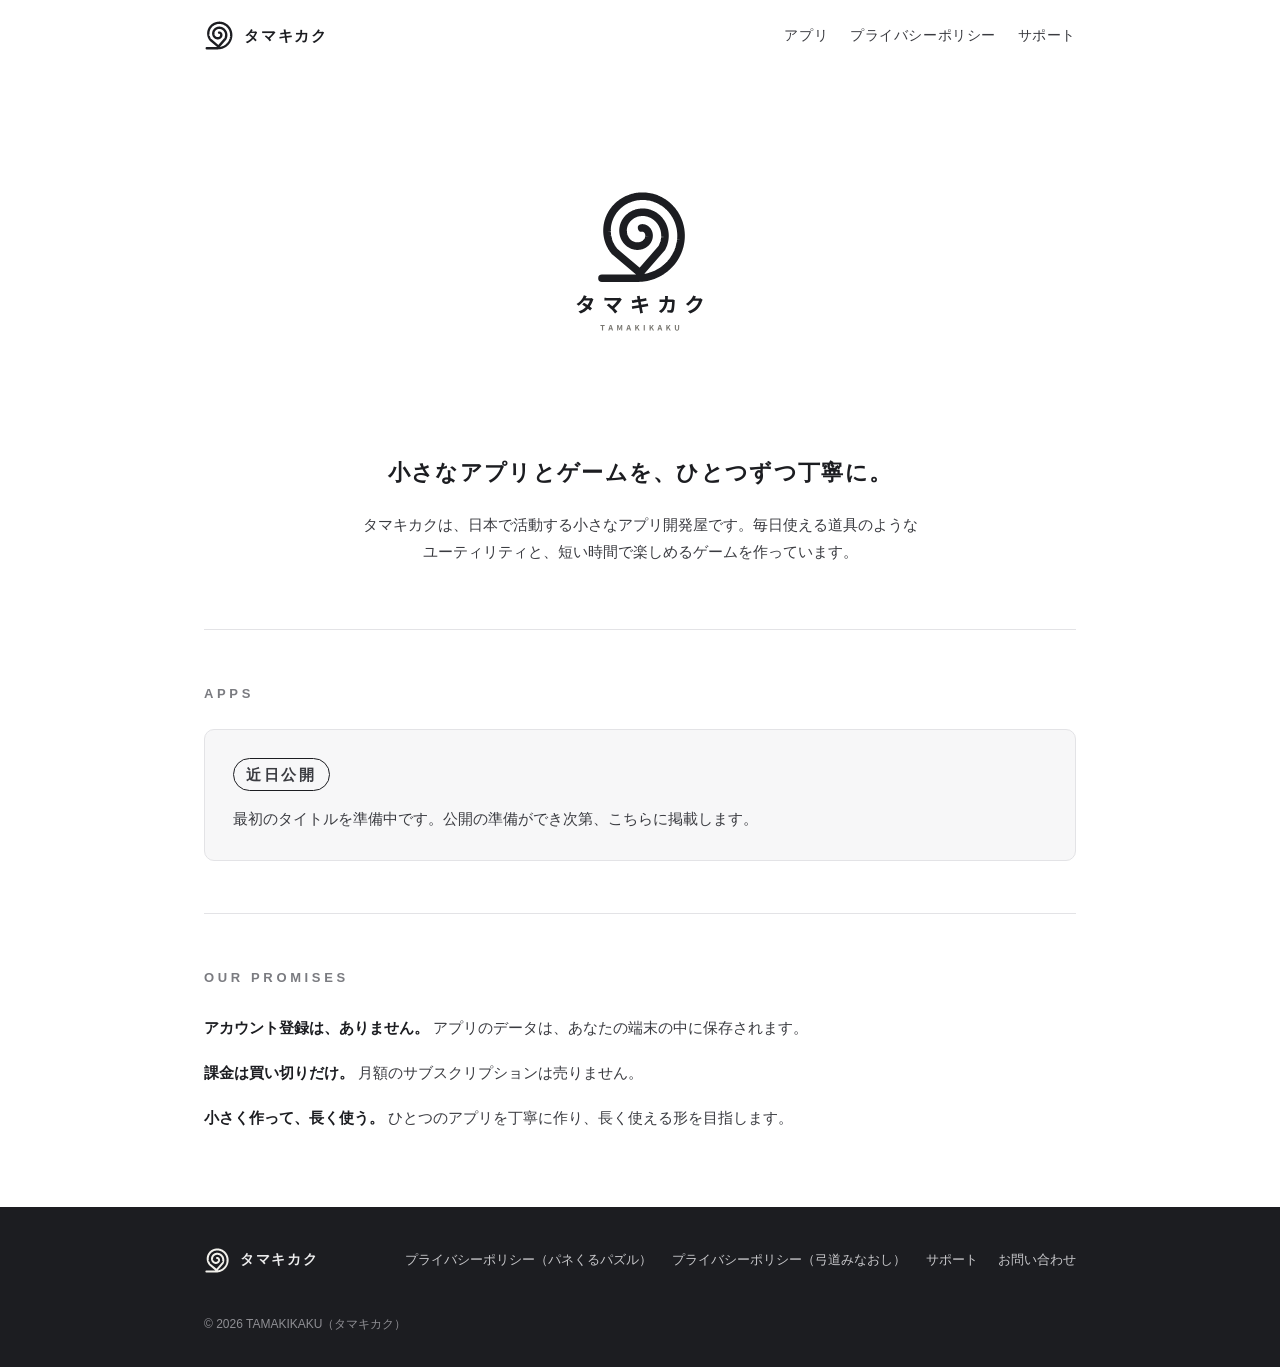
<file: index.html>
<!DOCTYPE html>
<html lang="ja">
<head>
<meta charset="utf-8">
<meta name="viewport" content="width=device-width, initial-scale=1">
<title>タマキカク | TAMAKIKAKU</title>
<meta name="description" content="タマキカクは、小さなアプリとゲームを作る日本の開発屋です。">
<link rel="icon" type="image/svg+xml" href="assets/tamakikaku-mark.svg">
<link rel="stylesheet" href="style.css">
</head>
<body>
<header class="site-header">
  <a class="brand" href="index.html"><img class="brand-mark" src="assets/tamakikaku-mark.svg" alt="">タマキカク</a>
  <nav>
    <a href="#apps">アプリ</a>
    <a href="privacy.html">プライバシーポリシー</a>
    <a href="support.html">サポート</a>
  </nav>
</header>
<main>
  <section class="hero">
    <img class="hero-logo" src="assets/tamakikaku-lockup-light.svg" alt="タマキカク TAMAKIKAKU">
    <p class="hero-tagline">小さなアプリとゲームを、ひとつずつ丁寧に。</p>
    <p class="hero-text">タマキカクは、日本で活動する小さなアプリ開発屋です。毎日使える道具のようなユーティリティと、短い時間で楽しめるゲームを作っています。</p>
  </section>

  <section class="section" id="apps">
    <h2>APPS</h2>
    <div class="app-card">
      <p class="app-status">近日公開</p>
      <p>最初のタイトルを準備中です。公開の準備ができ次第、こちらに掲載します。</p>
    </div>
  </section>

  <section class="section">
    <h2>OUR PROMISES</h2>
    <ul class="promises">
      <li><strong>アカウント登録は、ありません。</strong> アプリのデータは、あなたの端末の中に保存されます。</li>
      <li><strong>課金は買い切りだけ。</strong> 月額のサブスクリプションは売りません。</li>
      <li><strong>小さく作って、長く使う。</strong> ひとつのアプリを丁寧に作り、長く使える形を目指します。</li>
    </ul>
  </section>
</main>
<footer class="site-footer">
  <div class="footer-inner">
    <span class="footer-brand"><img class="footer-mark" src="assets/tamakikaku-mark-white.svg" alt="">タマキカク</span>
    <nav>
      <a href="privacy.html">プライバシーポリシー（パネくるパズル）</a>
      <a href="kyudominaoshi-privacy.html">プライバシーポリシー（弓道みなおし）</a>
      <a href="support.html">サポート</a>
      <a href="mailto:tamaplan55@gmail.com">お問い合わせ</a>
    </nav>
  </div>
  <p class="copyright">© 2026 TAMAKIKAKU（タマキカク）</p>
</footer>
</body>
</html>
</file>
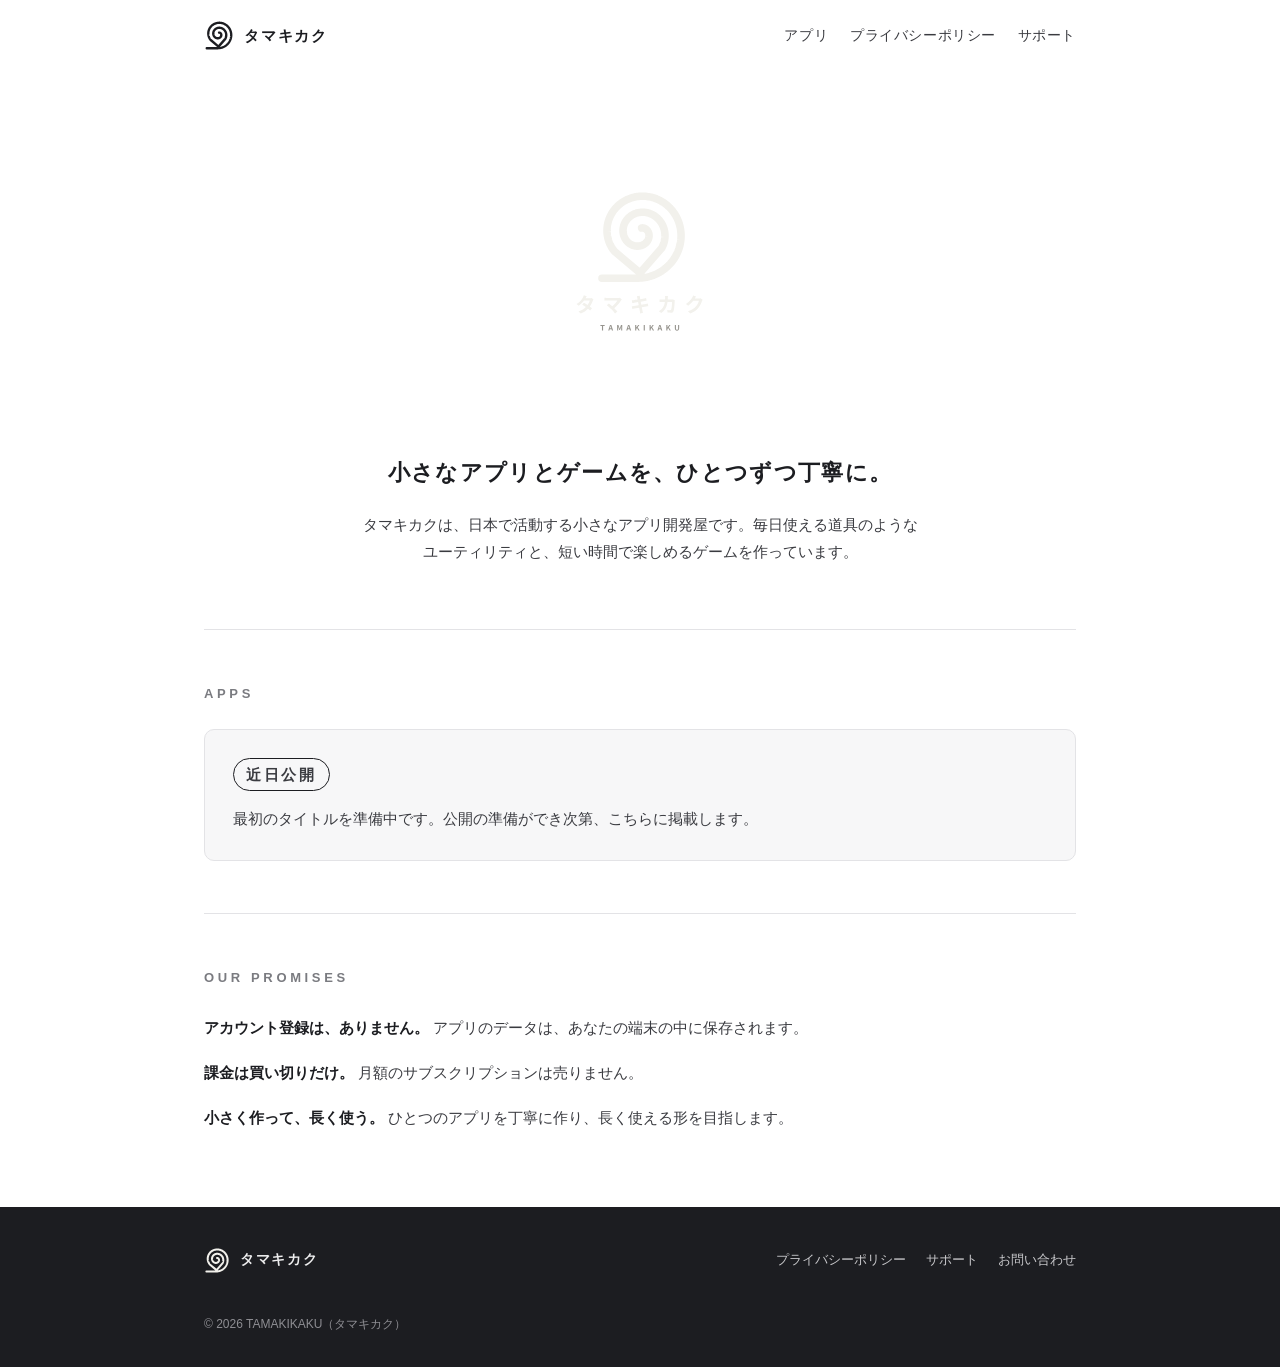
<file: tamakikaku-site/index.html>
<!DOCTYPE html>
<html lang="ja">
<head>
<meta charset="utf-8">
<meta name="viewport" content="width=device-width, initial-scale=1">
<title>タマキカク | TAMAKIKAKU</title>
<meta name="description" content="タマキカクは、小さなアプリとゲームを作る日本の開発屋です。">
<link rel="icon" type="image/svg+xml" href="assets/tamakikaku-mark.svg">
<link rel="stylesheet" href="style.css">
</head>
<body>
<header class="site-header">
  <a class="brand" href="index.html"><img class="brand-mark" src="assets/tamakikaku-mark.svg" alt="">タマキカク</a>
  <nav>
    <a href="#apps">アプリ</a>
    <a href="privacy.html">プライバシーポリシー</a>
    <a href="support.html">サポート</a>
  </nav>
</header>
<main>
  <section class="hero">
    <img class="hero-logo" src="assets/tamakikaku-lockup-dark.svg" alt="タマキカク TAMAKIKAKU">
    <p class="hero-tagline">小さなアプリとゲームを、ひとつずつ丁寧に。</p>
    <p class="hero-text">タマキカクは、日本で活動する小さなアプリ開発屋です。毎日使える道具のようなユーティリティと、短い時間で楽しめるゲームを作っています。</p>
  </section>

  <section class="section" id="apps">
    <h2>APPS</h2>
    <div class="app-card">
      <p class="app-status">近日公開</p>
      <p>最初のタイトルを準備中です。公開の準備ができ次第、こちらに掲載します。</p>
    </div>
  </section>

  <section class="section">
    <h2>OUR PROMISES</h2>
    <ul class="promises">
      <li><strong>アカウント登録は、ありません。</strong> アプリのデータは、あなたの端末の中に保存されます。</li>
      <li><strong>課金は買い切りだけ。</strong> 月額のサブスクリプションは売りません。</li>
      <li><strong>小さく作って、長く使う。</strong> ひとつのアプリを丁寧に作り、長く使える形を目指します。</li>
    </ul>
  </section>
</main>
<footer class="site-footer">
  <div class="footer-inner">
    <span class="footer-brand"><img class="footer-mark" src="assets/tamakikaku-mark-white.svg" alt="">タマキカク</span>
    <nav>
      <a href="privacy.html">プライバシーポリシー</a>
      <a href="support.html">サポート</a>
      <a href="mailto:tamaplan55@gmail.com">お問い合わせ</a>
    </nav>
  </div>
  <p class="copyright">© 2026 TAMAKIKAKU（タマキカク）</p>
</footer>
</body>
</html>
</file>
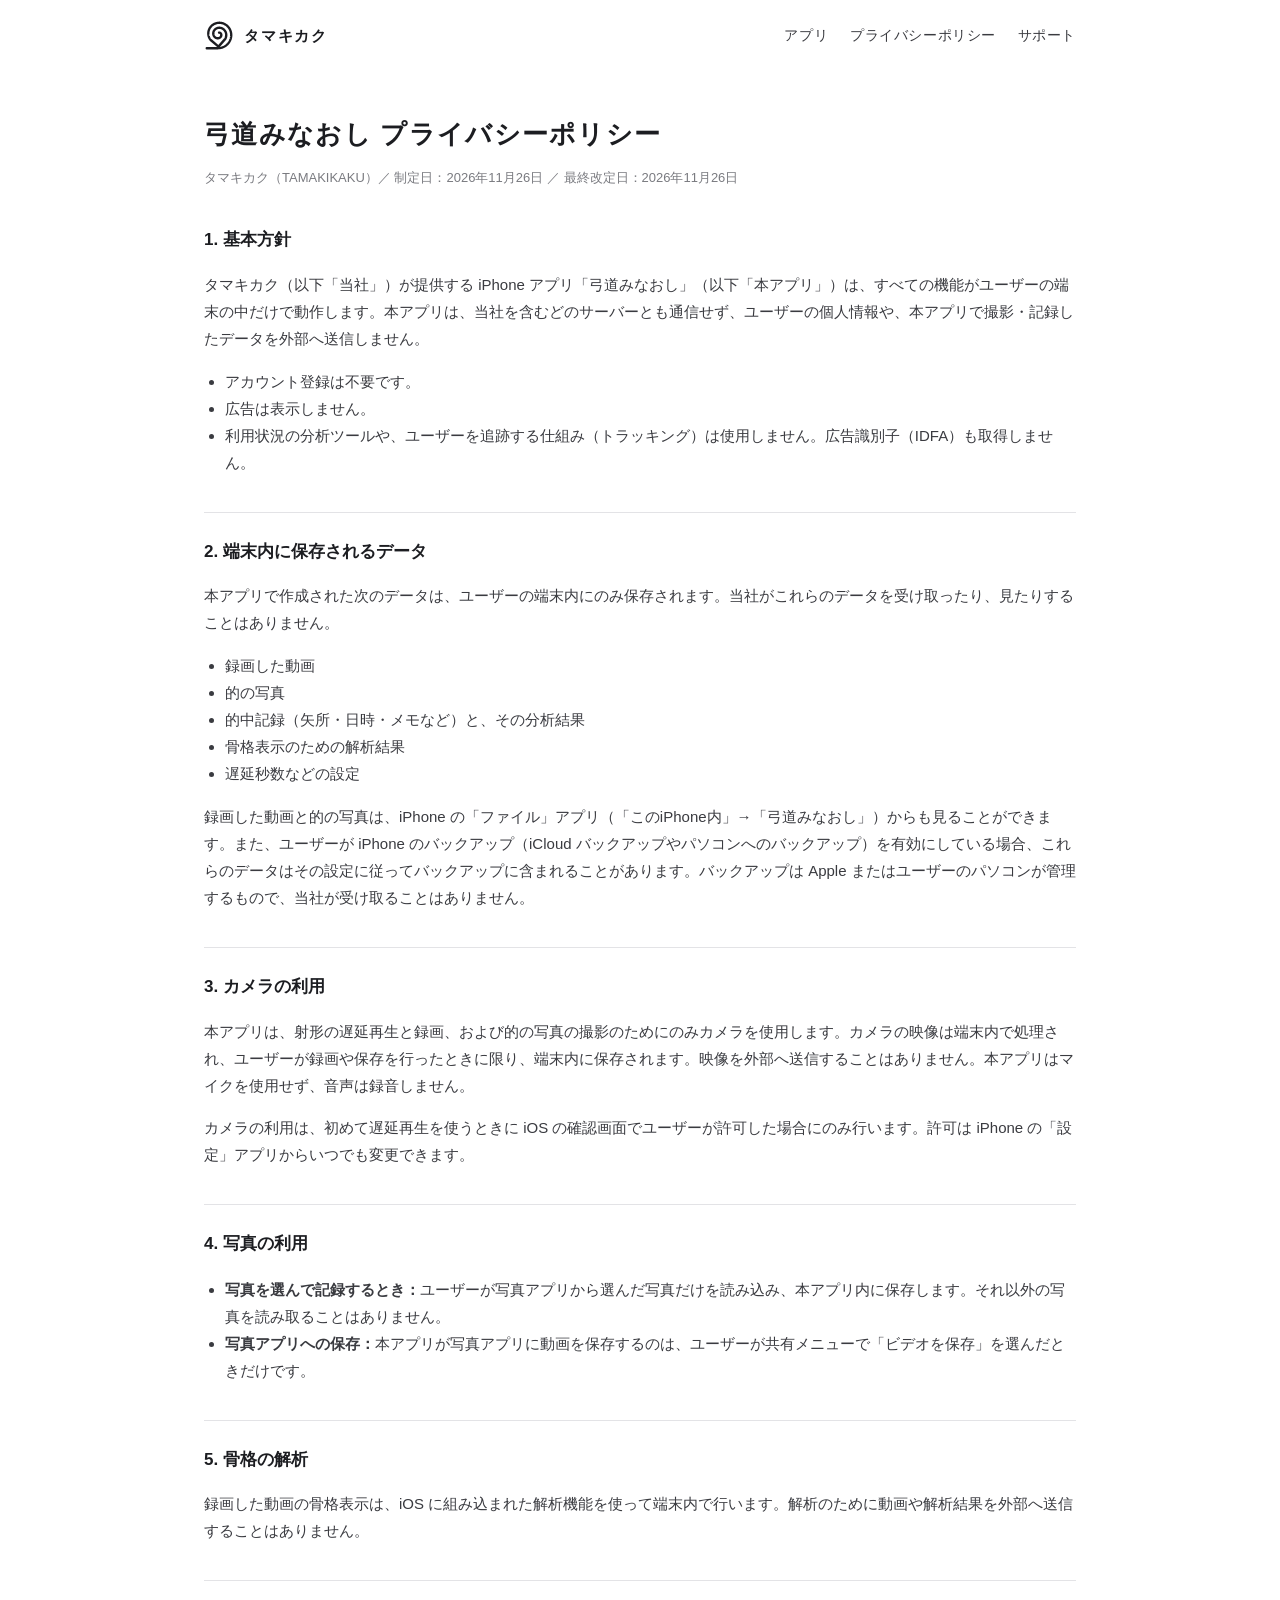
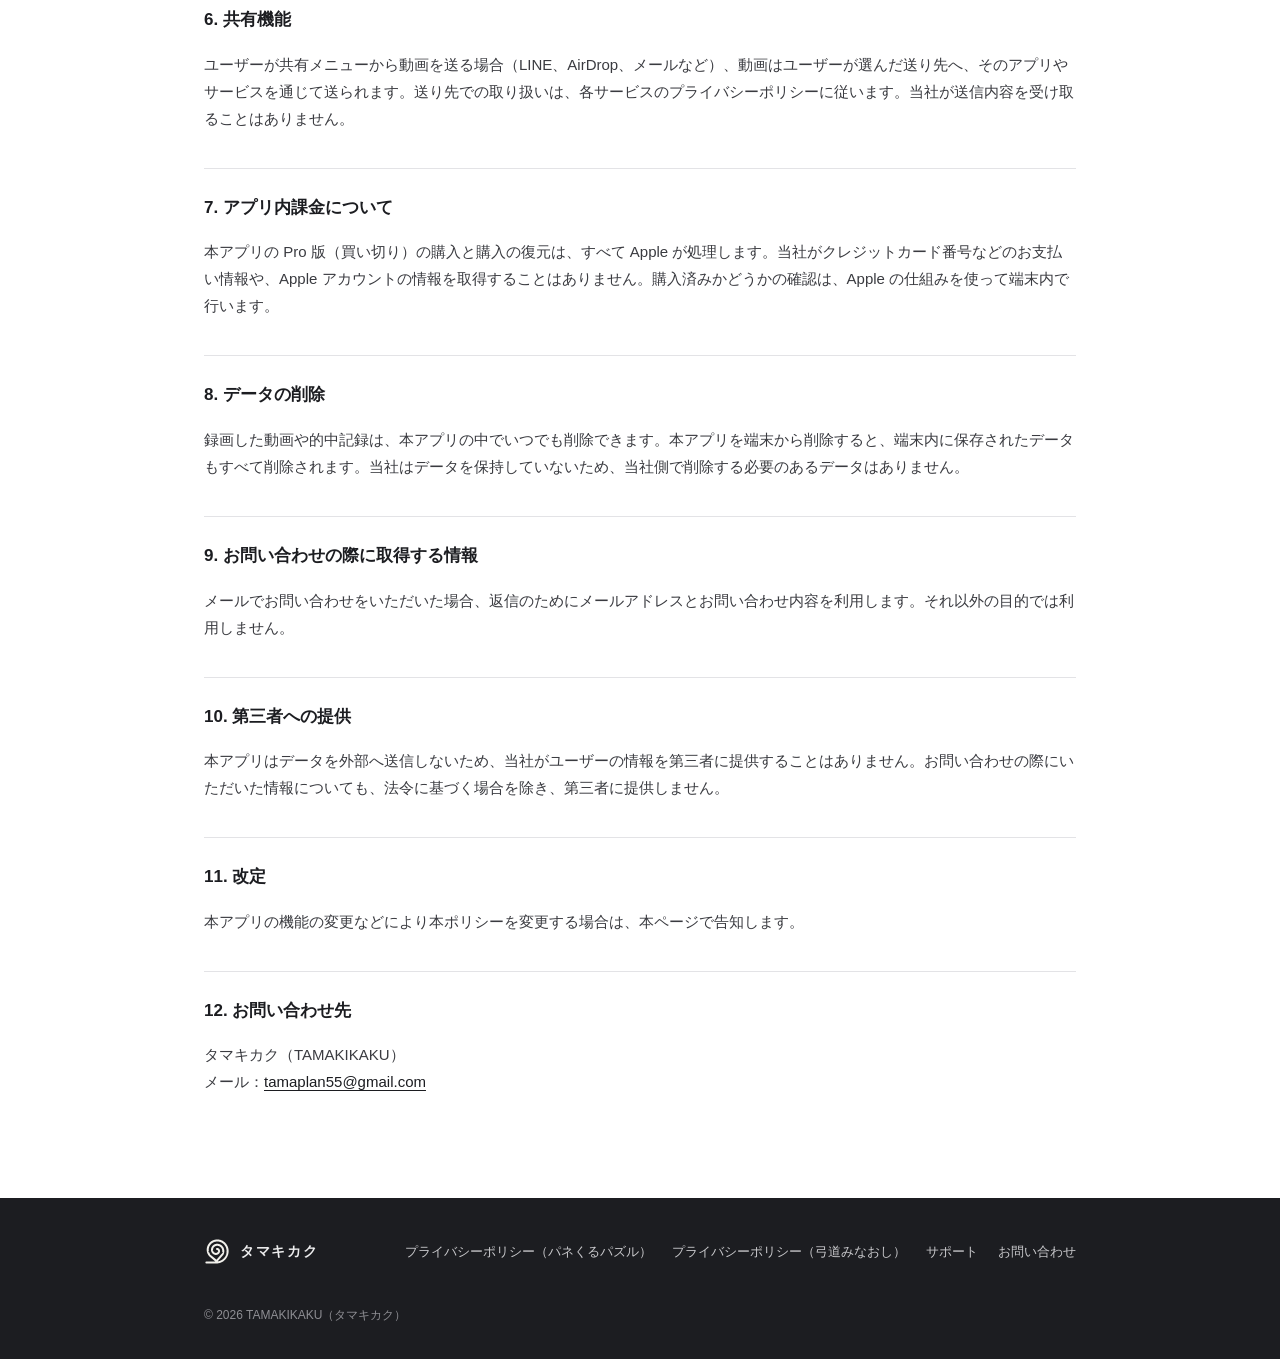
<file: kyudominaoshi-privacy.html>
<!DOCTYPE html>
<html lang="ja">
<head>
<meta charset="utf-8">
<meta name="viewport" content="width=device-width, initial-scale=1">
<title>弓道みなおし プライバシーポリシー | タマキカク</title>
<meta name="description" content="弓道みなおしにおける個人情報とデータの取り扱いについて。">
<link rel="icon" type="image/svg+xml" href="assets/tamakikaku-mark.svg">
<link rel="stylesheet" href="style.css">
</head>
<body>
<header class="site-header">
  <a class="brand" href="index.html"><img class="brand-mark" src="assets/tamakikaku-mark.svg" alt="">タマキカク</a>
  <nav>
    <a href="index.html#apps">アプリ</a>
    <a href="privacy.html">プライバシーポリシー</a>
    <a href="support.html">サポート</a>
  </nav>
</header>
<main>
  <article class="doc">
    <h1>弓道みなおし プライバシーポリシー</h1>
    <p class="doc-meta">タマキカク（TAMAKIKAKU）／ 制定日：2026年11月26日 ／ 最終改定日：2026年11月26日</p>

    <h2>1. 基本方針</h2>
    <p>タマキカク（以下「当社」）が提供する iPhone アプリ「弓道みなおし」（以下「本アプリ」）は、すべての機能がユーザーの端末の中だけで動作します。本アプリは、当社を含むどのサーバーとも通信せず、ユーザーの個人情報や、本アプリで撮影・記録したデータを外部へ送信しません。</p>
    <ul>
      <li>アカウント登録は不要です。</li>
      <li>広告は表示しません。</li>
      <li>利用状況の分析ツールや、ユーザーを追跡する仕組み（トラッキング）は使用しません。広告識別子（IDFA）も取得しません。</li>
    </ul>

    <h2>2. 端末内に保存されるデータ</h2>
    <p>本アプリで作成された次のデータは、ユーザーの端末内にのみ保存されます。当社がこれらのデータを受け取ったり、見たりすることはありません。</p>
    <ul>
      <li>録画した動画</li>
      <li>的の写真</li>
      <li>的中記録（矢所・日時・メモなど）と、その分析結果</li>
      <li>骨格表示のための解析結果</li>
      <li>遅延秒数などの設定</li>
    </ul>
    <p>録画した動画と的の写真は、iPhone の「ファイル」アプリ（「このiPhone内」→「弓道みなおし」）からも見ることができます。また、ユーザーが iPhone のバックアップ（iCloud バックアップやパソコンへのバックアップ）を有効にしている場合、これらのデータはその設定に従ってバックアップに含まれることがあります。バックアップは Apple またはユーザーのパソコンが管理するもので、当社が受け取ることはありません。</p>

    <h2>3. カメラの利用</h2>
    <p>本アプリは、射形の遅延再生と録画、および的の写真の撮影のためにのみカメラを使用します。カメラの映像は端末内で処理され、ユーザーが録画や保存を行ったときに限り、端末内に保存されます。映像を外部へ送信することはありません。本アプリはマイクを使用せず、音声は録音しません。</p>
    <p>カメラの利用は、初めて遅延再生を使うときに iOS の確認画面でユーザーが許可した場合にのみ行います。許可は iPhone の「設定」アプリからいつでも変更できます。</p>

    <h2>4. 写真の利用</h2>
    <ul>
      <li><strong>写真を選んで記録するとき：</strong>ユーザーが写真アプリから選んだ写真だけを読み込み、本アプリ内に保存します。それ以外の写真を読み取ることはありません。</li>
      <li><strong>写真アプリへの保存：</strong>本アプリが写真アプリに動画を保存するのは、ユーザーが共有メニューで「ビデオを保存」を選んだときだけです。</li>
    </ul>

    <h2>5. 骨格の解析</h2>
    <p>録画した動画の骨格表示は、iOS に組み込まれた解析機能を使って端末内で行います。解析のために動画や解析結果を外部へ送信することはありません。</p>

    <h2>6. 共有機能</h2>
    <p>ユーザーが共有メニューから動画を送る場合（LINE、AirDrop、メールなど）、動画はユーザーが選んだ送り先へ、そのアプリやサービスを通じて送られます。送り先での取り扱いは、各サービスのプライバシーポリシーに従います。当社が送信内容を受け取ることはありません。</p>

    <h2>7. アプリ内課金について</h2>
    <p>本アプリの Pro 版（買い切り）の購入と購入の復元は、すべて Apple が処理します。当社がクレジットカード番号などのお支払い情報や、Apple アカウントの情報を取得することはありません。購入済みかどうかの確認は、Apple の仕組みを使って端末内で行います。</p>

    <h2>8. データの削除</h2>
    <p>録画した動画や的中記録は、本アプリの中でいつでも削除できます。本アプリを端末から削除すると、端末内に保存されたデータもすべて削除されます。当社はデータを保持していないため、当社側で削除する必要のあるデータはありません。</p>

    <h2>9. お問い合わせの際に取得する情報</h2>
    <p>メールでお問い合わせをいただいた場合、返信のためにメールアドレスとお問い合わせ内容を利用します。それ以外の目的では利用しません。</p>

    <h2>10. 第三者への提供</h2>
    <p>本アプリはデータを外部へ送信しないため、当社がユーザーの情報を第三者に提供することはありません。お問い合わせの際にいただいた情報についても、法令に基づく場合を除き、第三者に提供しません。</p>

    <h2>11. 改定</h2>
    <p>本アプリの機能の変更などにより本ポリシーを変更する場合は、本ページで告知します。</p>

    <h2>12. お問い合わせ先</h2>
    <p>タマキカク（TAMAKIKAKU）<br>メール：<a href="mailto:tamaplan55@gmail.com">tamaplan55@gmail.com</a></p>
  </article>
</main>
<footer class="site-footer">
  <div class="footer-inner">
    <span class="footer-brand"><img class="footer-mark" src="assets/tamakikaku-mark-white.svg" alt="">タマキカク</span>
    <nav>
      <a href="privacy.html">プライバシーポリシー（パネくるパズル）</a>
      <a href="kyudominaoshi-privacy.html">プライバシーポリシー（弓道みなおし）</a>
      <a href="support.html">サポート</a>
      <a href="mailto:tamaplan55@gmail.com">お問い合わせ</a>
    </nav>
  </div>
  <p class="copyright">© 2026 TAMAKIKAKU（タマキカク）</p>
</footer>
</body>
</html>
</file>
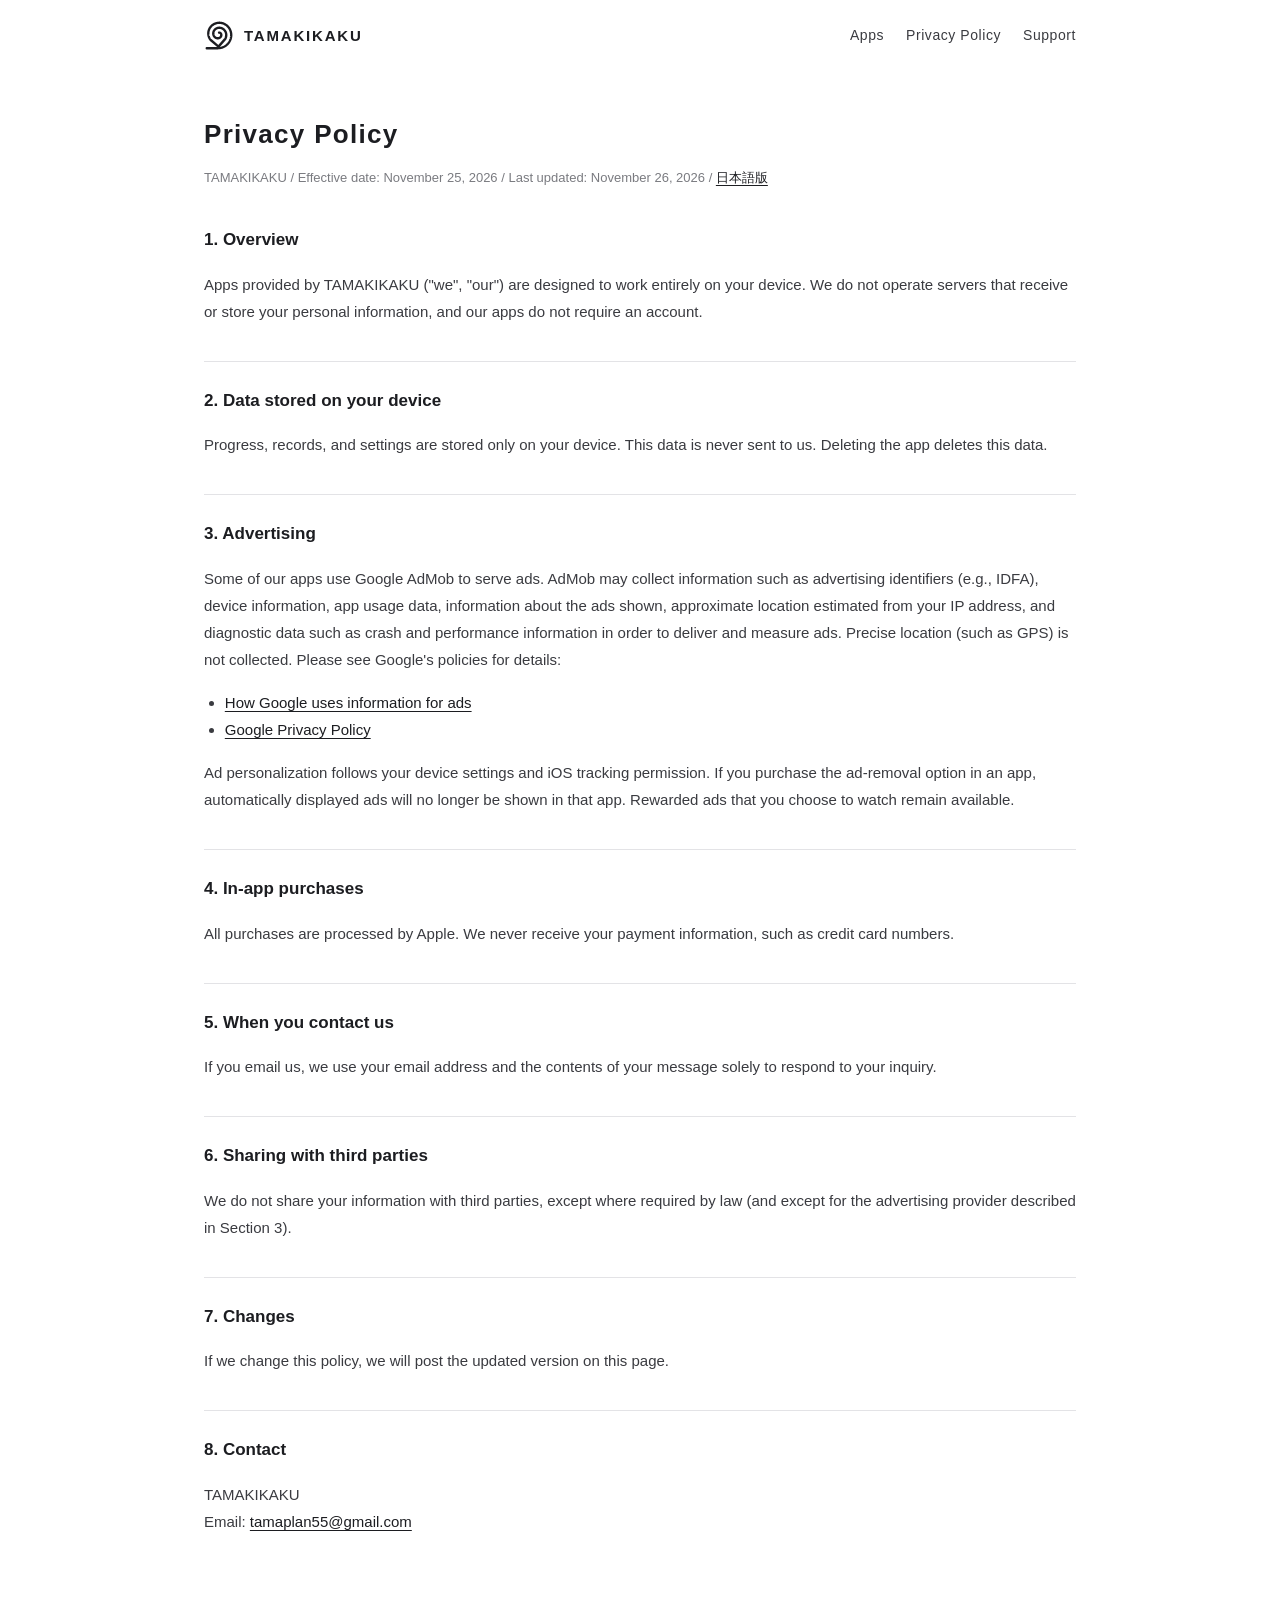
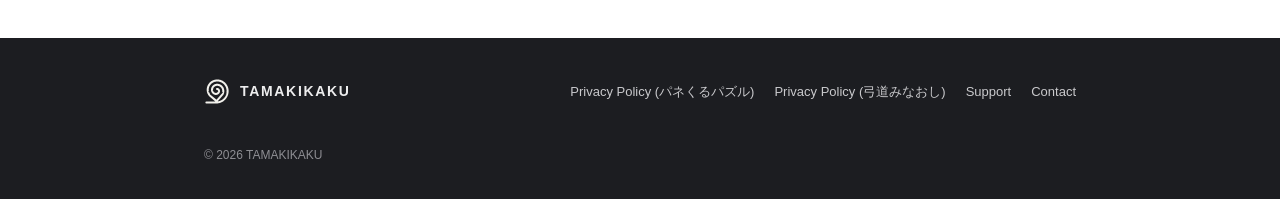
<file: privacy-en.html>
<!DOCTYPE html>
<html lang="en">
<head>
<meta charset="utf-8">
<meta name="viewport" content="width=device-width, initial-scale=1">
<title>Privacy Policy | TAMAKIKAKU</title>
<meta name="description" content="How TAMAKIKAKU handles information in its apps.">
<link rel="icon" type="image/svg+xml" href="assets/tamakikaku-mark.svg">
<link rel="stylesheet" href="style.css">
</head>
<body>
<header class="site-header">
  <a class="brand" href="index.html"><img class="brand-mark" src="assets/tamakikaku-mark.svg" alt="">TAMAKIKAKU</a>
  <nav>
    <a href="index.html#apps">Apps</a>
    <a href="privacy.html">Privacy Policy</a>
    <a href="support.html">Support</a>
  </nav>
</header>
<main>
  <article class="doc">
    <h1>Privacy Policy</h1>
    <p class="doc-meta">TAMAKIKAKU / Effective date: November 25, 2026 / Last updated: November 26, 2026 / <a href="privacy.html">日本語版</a></p>

    <h2>1. Overview</h2>
    <p>Apps provided by TAMAKIKAKU ("we", "our") are designed to work entirely on your device. We do not operate servers that receive or store your personal information, and our apps do not require an account.</p>

    <h2>2. Data stored on your device</h2>
    <p>Progress, records, and settings are stored only on your device. This data is never sent to us. Deleting the app deletes this data.</p>

    <h2>3. Advertising</h2>
    <p>Some of our apps use Google AdMob to serve ads. AdMob may collect information such as advertising identifiers (e.g., IDFA), device information, app usage data, information about the ads shown, approximate location estimated from your IP address, and diagnostic data such as crash and performance information in order to deliver and measure ads. Precise location (such as GPS) is not collected. Please see Google's policies for details:</p>
    <ul>
      <li><a href="https://policies.google.com/technologies/ads">How Google uses information for ads</a></li>
      <li><a href="https://policies.google.com/privacy">Google Privacy Policy</a></li>
    </ul>
    <p>Ad personalization follows your device settings and iOS tracking permission. If you purchase the ad-removal option in an app, automatically displayed ads will no longer be shown in that app. Rewarded ads that you choose to watch remain available.</p>

    <h2>4. In-app purchases</h2>
    <p>All purchases are processed by Apple. We never receive your payment information, such as credit card numbers.</p>

    <h2>5. When you contact us</h2>
    <p>If you email us, we use your email address and the contents of your message solely to respond to your inquiry.</p>

    <h2>6. Sharing with third parties</h2>
    <p>We do not share your information with third parties, except where required by law (and except for the advertising provider described in Section 3).</p>

    <h2>7. Changes</h2>
    <p>If we change this policy, we will post the updated version on this page.</p>

    <h2>8. Contact</h2>
    <p>TAMAKIKAKU<br>Email: <a href="mailto:tamaplan55@gmail.com">tamaplan55@gmail.com</a></p>
  </article>
</main>
<footer class="site-footer">
  <div class="footer-inner">
    <span class="footer-brand"><img class="footer-mark" src="assets/tamakikaku-mark-white.svg" alt="">TAMAKIKAKU</span>
    <nav>
      <a href="privacy-en.html">Privacy Policy (パネくるパズル)</a>
      <a href="kyudominaoshi-privacy.html">Privacy Policy (弓道みなおし)</a>
      <a href="support.html">Support</a>
      <a href="mailto:tamaplan55@gmail.com">Contact</a>
    </nav>
  </div>
  <p class="copyright">© 2026 TAMAKIKAKU</p>
</footer>
</body>
</html>
</file>
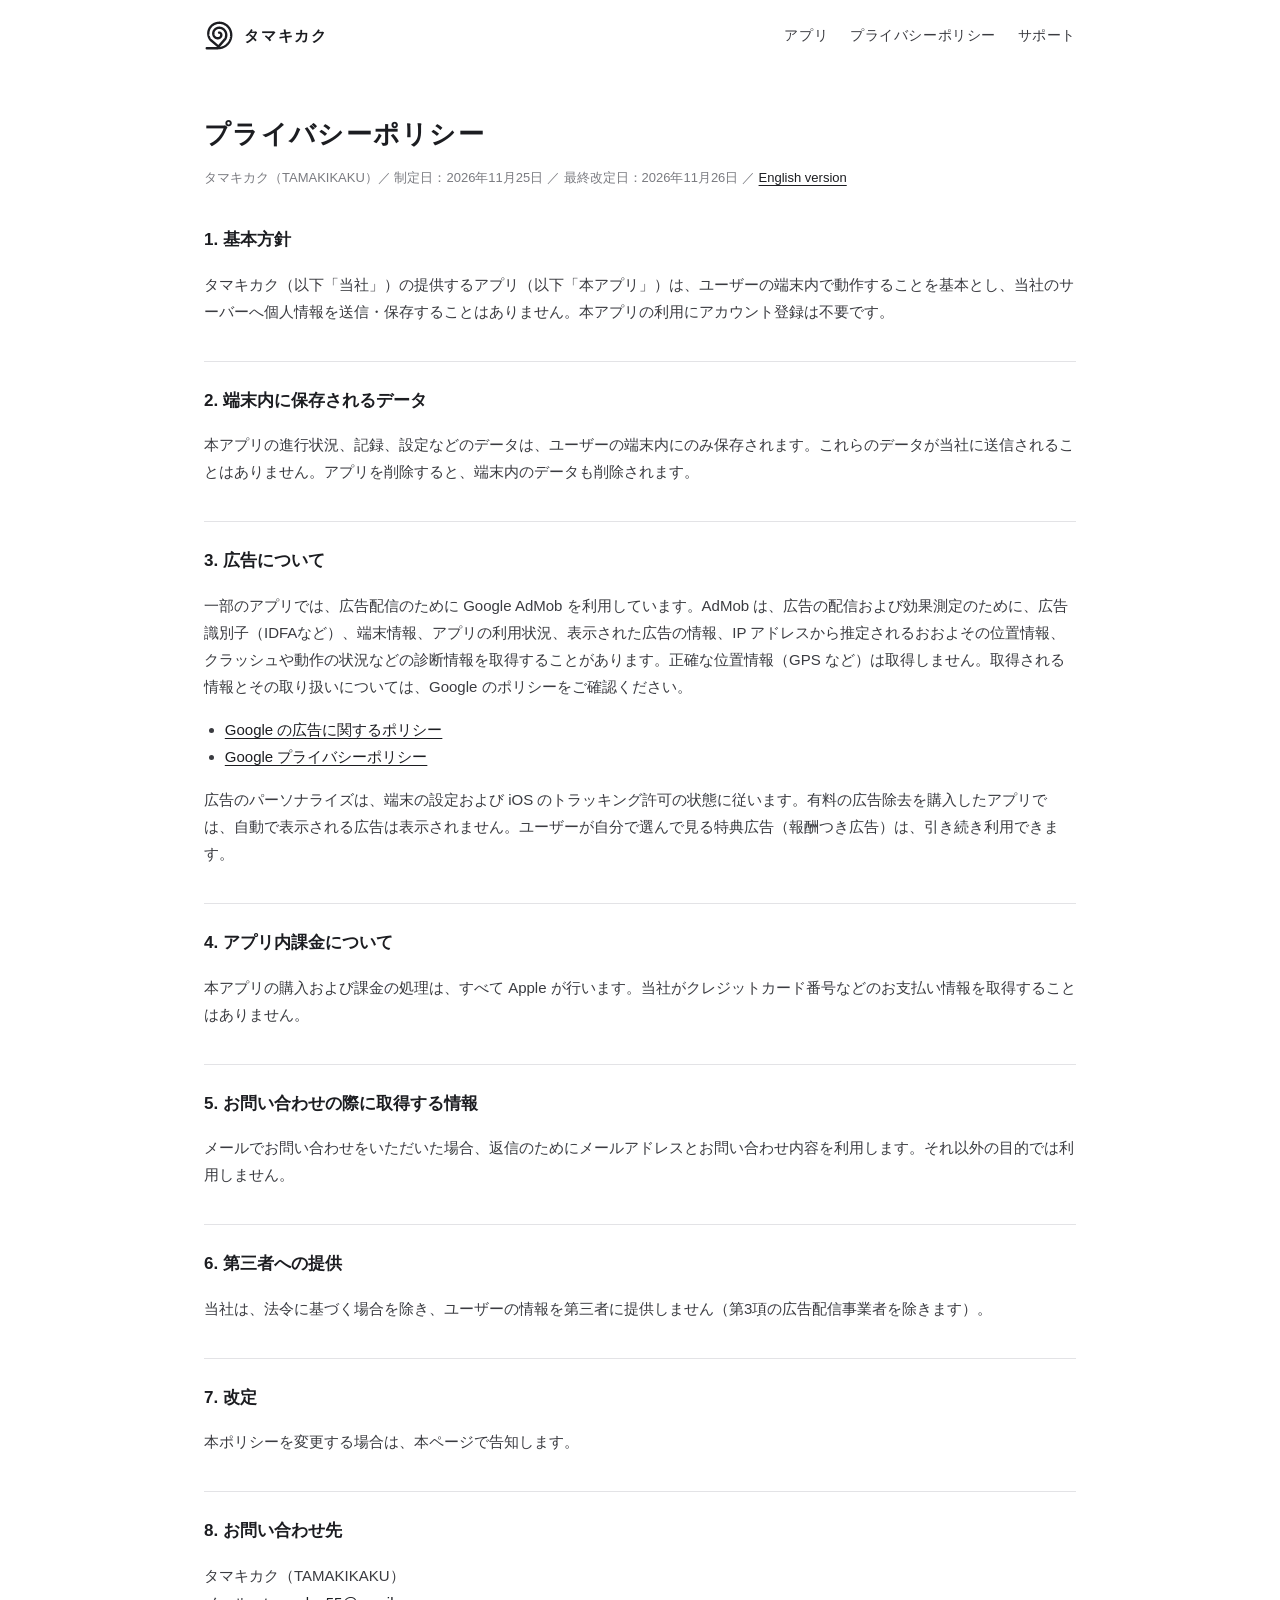
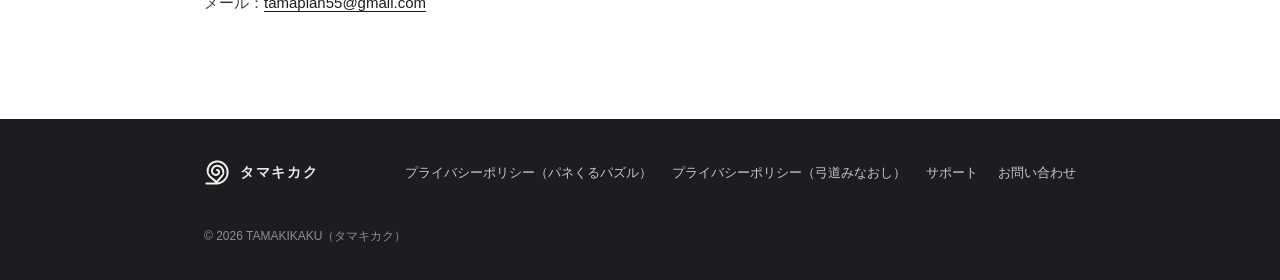
<file: privacy.html>
<!DOCTYPE html>
<html lang="ja">
<head>
<meta charset="utf-8">
<meta name="viewport" content="width=device-width, initial-scale=1">
<title>プライバシーポリシー | タマキカク</title>
<meta name="description" content="タマキカクのアプリにおける個人情報の取り扱いについて。">
<link rel="icon" type="image/svg+xml" href="assets/tamakikaku-mark.svg">
<link rel="stylesheet" href="style.css">
</head>
<body>
<header class="site-header">
  <a class="brand" href="index.html"><img class="brand-mark" src="assets/tamakikaku-mark.svg" alt="">タマキカク</a>
  <nav>
    <a href="index.html#apps">アプリ</a>
    <a href="privacy.html">プライバシーポリシー</a>
    <a href="support.html">サポート</a>
  </nav>
</header>
<main>
  <article class="doc">
    <h1>プライバシーポリシー</h1>
    <p class="doc-meta">タマキカク（TAMAKIKAKU）／ 制定日：2026年11月25日 ／ 最終改定日：2026年11月26日 ／ <a href="privacy-en.html">English version</a></p>

    <h2>1. 基本方針</h2>
    <p>タマキカク（以下「当社」）の提供するアプリ（以下「本アプリ」）は、ユーザーの端末内で動作することを基本とし、当社のサーバーへ個人情報を送信・保存することはありません。本アプリの利用にアカウント登録は不要です。</p>

    <h2>2. 端末内に保存されるデータ</h2>
    <p>本アプリの進行状況、記録、設定などのデータは、ユーザーの端末内にのみ保存されます。これらのデータが当社に送信されることはありません。アプリを削除すると、端末内のデータも削除されます。</p>

    <h2>3. 広告について</h2>
    <p>一部のアプリでは、広告配信のために Google AdMob を利用しています。AdMob は、広告の配信および効果測定のために、広告識別子（IDFAなど）、端末情報、アプリの利用状況、表示された広告の情報、IP アドレスから推定されるおおよその位置情報、クラッシュや動作の状況などの診断情報を取得することがあります。正確な位置情報（GPS など）は取得しません。取得される情報とその取り扱いについては、Google のポリシーをご確認ください。</p>
    <ul>
      <li><a href="https://policies.google.com/technologies/ads">Google の広告に関するポリシー</a></li>
      <li><a href="https://policies.google.com/privacy">Google プライバシーポリシー</a></li>
    </ul>
    <p>広告のパーソナライズは、端末の設定および iOS のトラッキング許可の状態に従います。有料の広告除去を購入したアプリでは、自動で表示される広告は表示されません。ユーザーが自分で選んで見る特典広告（報酬つき広告）は、引き続き利用できます。</p>

    <h2>4. アプリ内課金について</h2>
    <p>本アプリの購入および課金の処理は、すべて Apple が行います。当社がクレジットカード番号などのお支払い情報を取得することはありません。</p>

    <h2>5. お問い合わせの際に取得する情報</h2>
    <p>メールでお問い合わせをいただいた場合、返信のためにメールアドレスとお問い合わせ内容を利用します。それ以外の目的では利用しません。</p>

    <h2>6. 第三者への提供</h2>
    <p>当社は、法令に基づく場合を除き、ユーザーの情報を第三者に提供しません（第3項の広告配信事業者を除きます）。</p>

    <h2>7. 改定</h2>
    <p>本ポリシーを変更する場合は、本ページで告知します。</p>

    <h2>8. お問い合わせ先</h2>
    <p>タマキカク（TAMAKIKAKU）<br>メール：<a href="mailto:tamaplan55@gmail.com">tamaplan55@gmail.com</a></p>
  </article>
</main>
<footer class="site-footer">
  <div class="footer-inner">
    <span class="footer-brand"><img class="footer-mark" src="assets/tamakikaku-mark-white.svg" alt="">タマキカク</span>
    <nav>
      <a href="privacy.html">プライバシーポリシー（パネくるパズル）</a>
      <a href="kyudominaoshi-privacy.html">プライバシーポリシー（弓道みなおし）</a>
      <a href="support.html">サポート</a>
      <a href="mailto:tamaplan55@gmail.com">お問い合わせ</a>
    </nav>
  </div>
  <p class="copyright">© 2026 TAMAKIKAKU（タマキカク）</p>
</footer>
</body>
</html>
</file>
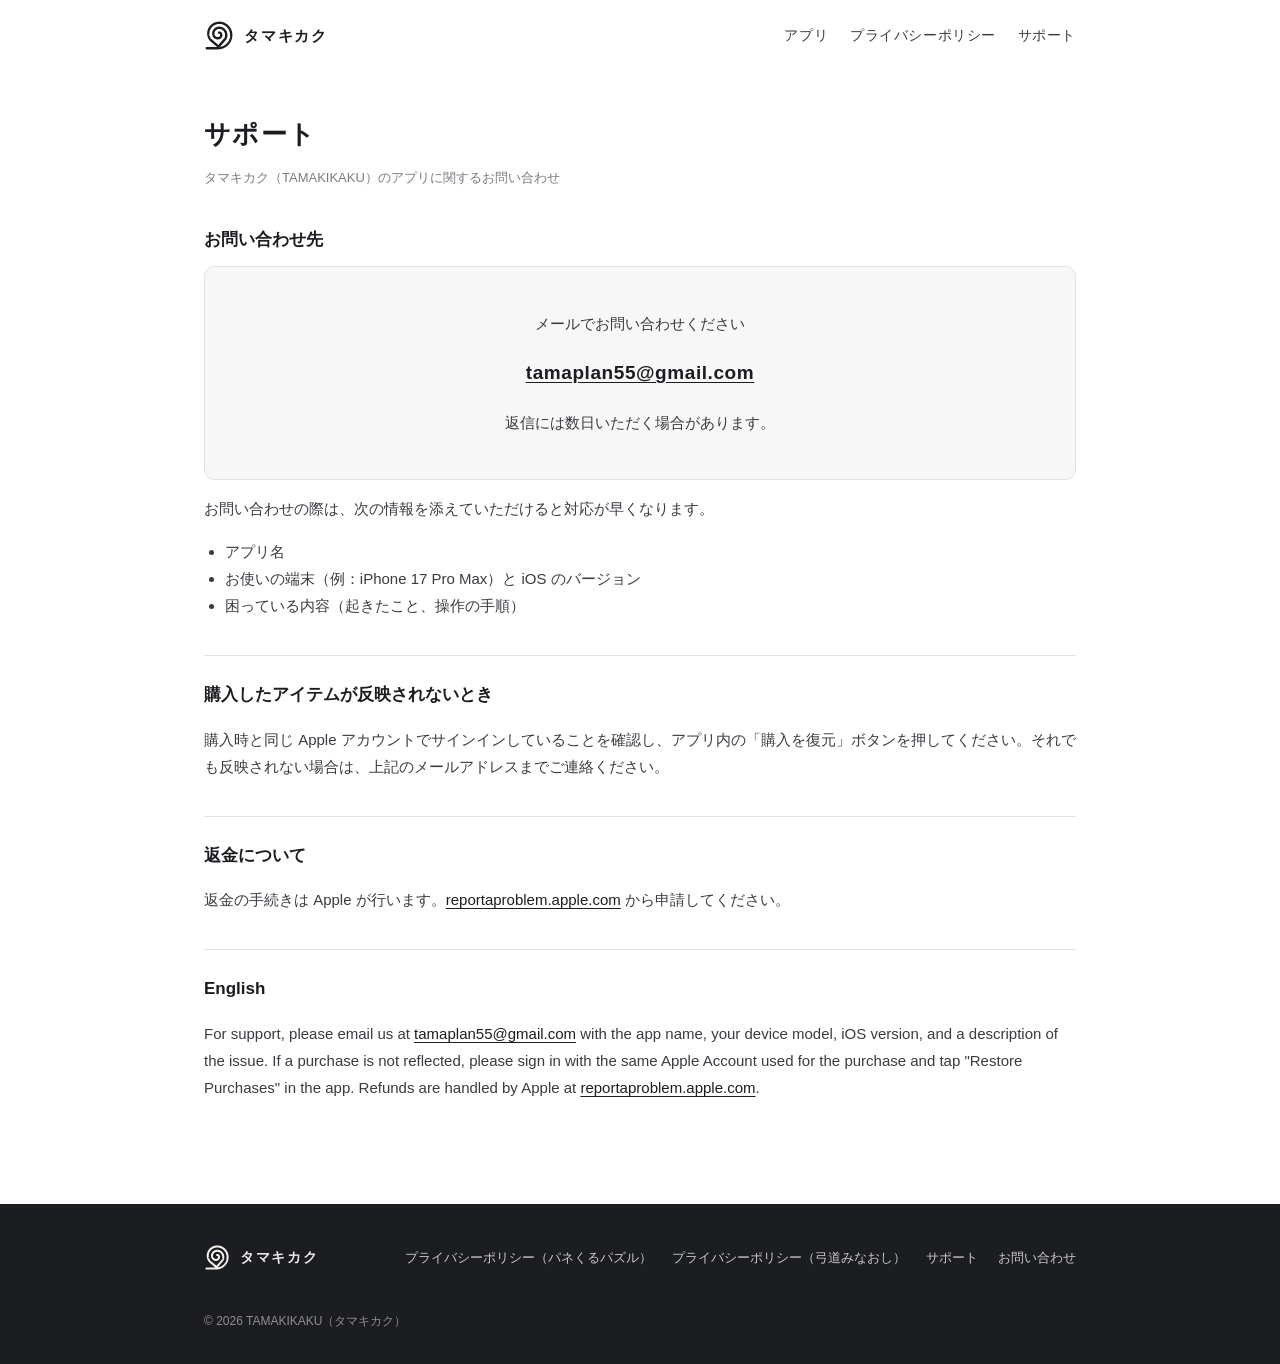
<file: support.html>
<!DOCTYPE html>
<html lang="ja">
<head>
<meta charset="utf-8">
<meta name="viewport" content="width=device-width, initial-scale=1">
<title>サポート | タマキカク</title>
<meta name="description" content="タマキカクのアプリに関するお問い合わせとサポート。">
<link rel="icon" type="image/svg+xml" href="assets/tamakikaku-mark.svg">
<link rel="stylesheet" href="style.css">
</head>
<body>
<header class="site-header">
  <a class="brand" href="index.html"><img class="brand-mark" src="assets/tamakikaku-mark.svg" alt="">タマキカク</a>
  <nav>
    <a href="index.html#apps">アプリ</a>
    <a href="privacy.html">プライバシーポリシー</a>
    <a href="support.html">サポート</a>
  </nav>
</header>
<main>
  <article class="doc">
    <h1>サポート</h1>
    <p class="doc-meta">タマキカク（TAMAKIKAKU）のアプリに関するお問い合わせ</p>

    <h2>お問い合わせ先</h2>
    <div class="contact-card">
      <p>メールでお問い合わせください</p>
      <p class="mail"><a href="mailto:tamaplan55@gmail.com">tamaplan55@gmail.com</a></p>
      <p>返信には数日いただく場合があります。</p>
    </div>
    <p>お問い合わせの際は、次の情報を添えていただけると対応が早くなります。</p>
    <ul>
      <li>アプリ名</li>
      <li>お使いの端末（例：iPhone 17 Pro Max）と iOS のバージョン</li>
      <li>困っている内容（起きたこと、操作の手順）</li>
    </ul>

    <h2>購入したアイテムが反映されないとき</h2>
    <p>購入時と同じ Apple アカウントでサインインしていることを確認し、アプリ内の「購入を復元」ボタンを押してください。それでも反映されない場合は、上記のメールアドレスまでご連絡ください。</p>

    <h2>返金について</h2>
    <p>返金の手続きは Apple が行います。<a href="https://reportaproblem.apple.com">reportaproblem.apple.com</a> から申請してください。</p>

    <h2>English</h2>
    <p>For support, please email us at <a href="mailto:tamaplan55@gmail.com">tamaplan55@gmail.com</a> with the app name, your device model, iOS version, and a description of the issue. If a purchase is not reflected, please sign in with the same Apple Account used for the purchase and tap "Restore Purchases" in the app. Refunds are handled by Apple at <a href="https://reportaproblem.apple.com">reportaproblem.apple.com</a>.</p>
  </article>
</main>
<footer class="site-footer">
  <div class="footer-inner">
    <span class="footer-brand"><img class="footer-mark" src="assets/tamakikaku-mark-white.svg" alt="">タマキカク</span>
    <nav>
      <a href="privacy.html">プライバシーポリシー（パネくるパズル）</a>
      <a href="kyudominaoshi-privacy.html">プライバシーポリシー（弓道みなおし）</a>
      <a href="support.html">サポート</a>
      <a href="mailto:tamaplan55@gmail.com">お問い合わせ</a>
    </nav>
  </div>
  <p class="copyright">© 2026 TAMAKIKAKU（タマキカク）</p>
</footer>
</body>
</html>
</file>
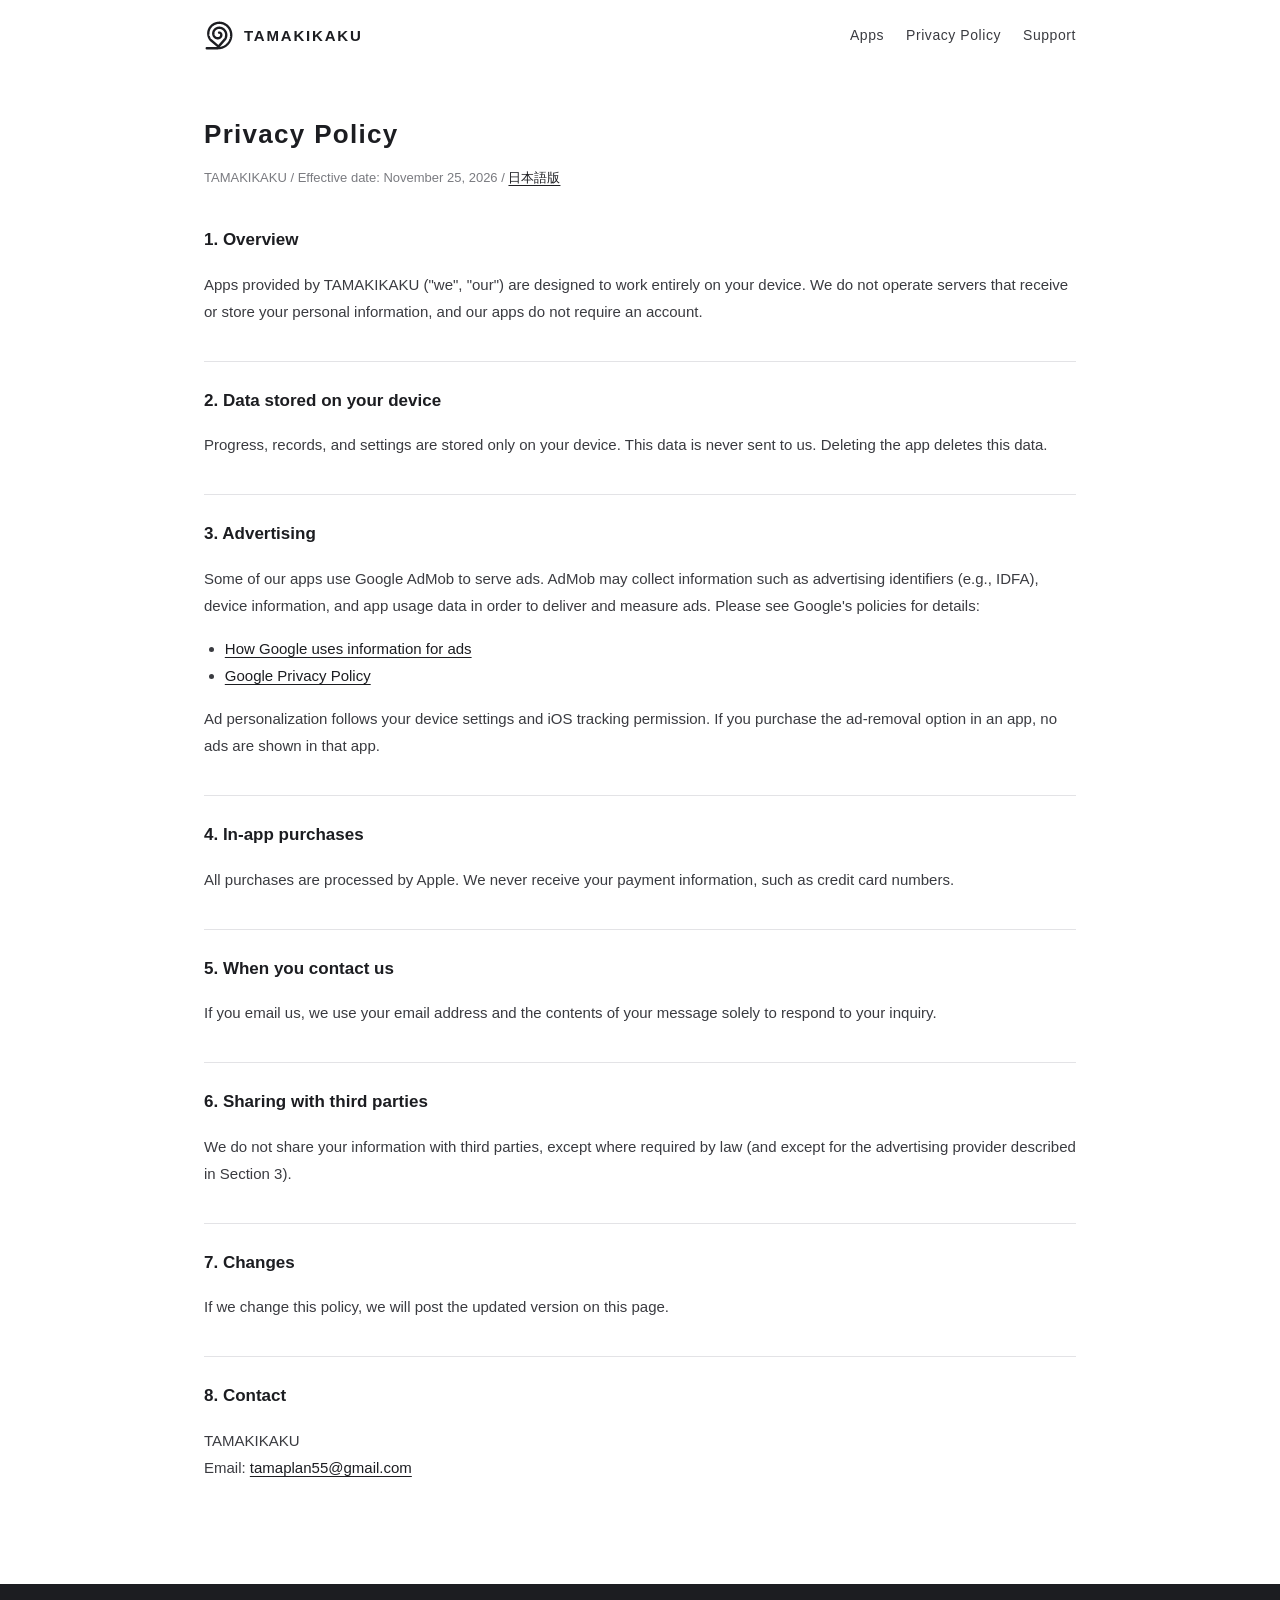
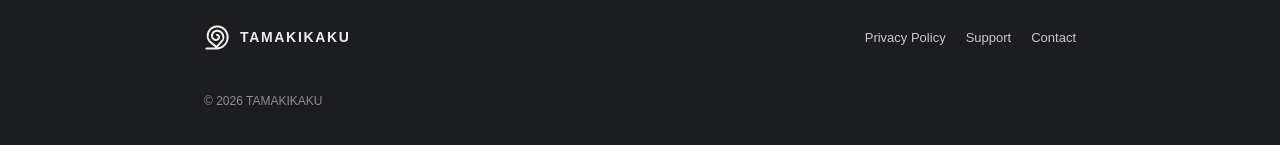
<file: tamakikaku-site/privacy-en.html>
<!DOCTYPE html>
<html lang="en">
<head>
<meta charset="utf-8">
<meta name="viewport" content="width=device-width, initial-scale=1">
<title>Privacy Policy | TAMAKIKAKU</title>
<meta name="description" content="How TAMAKIKAKU handles information in its apps.">
<link rel="icon" type="image/svg+xml" href="assets/tamakikaku-mark.svg">
<link rel="stylesheet" href="style.css">
</head>
<body>
<header class="site-header">
  <a class="brand" href="index.html"><img class="brand-mark" src="assets/tamakikaku-mark.svg" alt="">TAMAKIKAKU</a>
  <nav>
    <a href="index.html#apps">Apps</a>
    <a href="privacy.html">Privacy Policy</a>
    <a href="support.html">Support</a>
  </nav>
</header>
<main>
  <article class="doc">
    <h1>Privacy Policy</h1>
    <p class="doc-meta">TAMAKIKAKU / Effective date: November 25, 2026 / <a href="privacy.html">日本語版</a></p>

    <h2>1. Overview</h2>
    <p>Apps provided by TAMAKIKAKU ("we", "our") are designed to work entirely on your device. We do not operate servers that receive or store your personal information, and our apps do not require an account.</p>

    <h2>2. Data stored on your device</h2>
    <p>Progress, records, and settings are stored only on your device. This data is never sent to us. Deleting the app deletes this data.</p>

    <h2>3. Advertising</h2>
    <p>Some of our apps use Google AdMob to serve ads. AdMob may collect information such as advertising identifiers (e.g., IDFA), device information, and app usage data in order to deliver and measure ads. Please see Google's policies for details:</p>
    <ul>
      <li><a href="https://policies.google.com/technologies/ads">How Google uses information for ads</a></li>
      <li><a href="https://policies.google.com/privacy">Google Privacy Policy</a></li>
    </ul>
    <p>Ad personalization follows your device settings and iOS tracking permission. If you purchase the ad-removal option in an app, no ads are shown in that app.</p>

    <h2>4. In-app purchases</h2>
    <p>All purchases are processed by Apple. We never receive your payment information, such as credit card numbers.</p>

    <h2>5. When you contact us</h2>
    <p>If you email us, we use your email address and the contents of your message solely to respond to your inquiry.</p>

    <h2>6. Sharing with third parties</h2>
    <p>We do not share your information with third parties, except where required by law (and except for the advertising provider described in Section 3).</p>

    <h2>7. Changes</h2>
    <p>If we change this policy, we will post the updated version on this page.</p>

    <h2>8. Contact</h2>
    <p>TAMAKIKAKU<br>Email: <a href="mailto:tamaplan55@gmail.com">tamaplan55@gmail.com</a></p>
  </article>
</main>
<footer class="site-footer">
  <div class="footer-inner">
    <span class="footer-brand"><img class="footer-mark" src="assets/tamakikaku-mark-white.svg" alt="">TAMAKIKAKU</span>
    <nav>
      <a href="privacy.html">Privacy Policy</a>
      <a href="support.html">Support</a>
      <a href="mailto:tamaplan55@gmail.com">Contact</a>
    </nav>
  </div>
  <p class="copyright">© 2026 TAMAKIKAKU</p>
</footer>
</body>
</html>
</file>
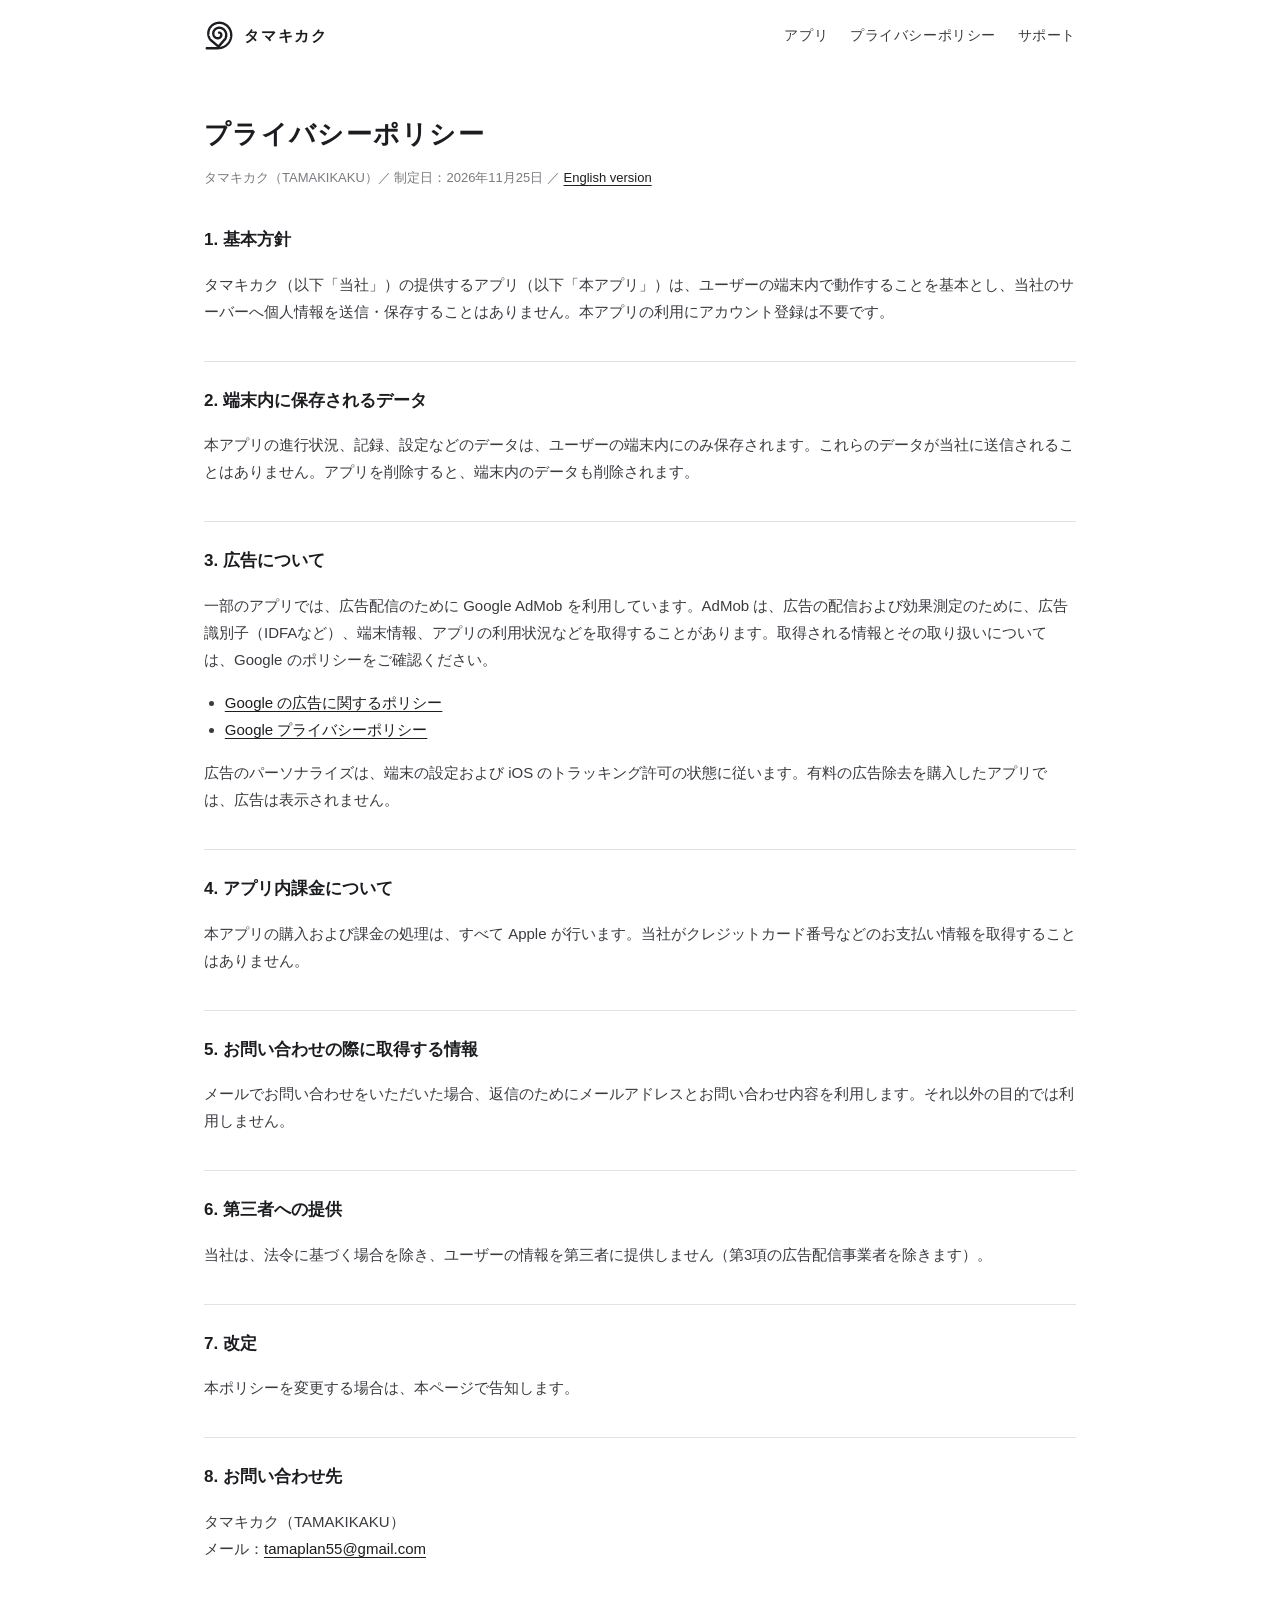
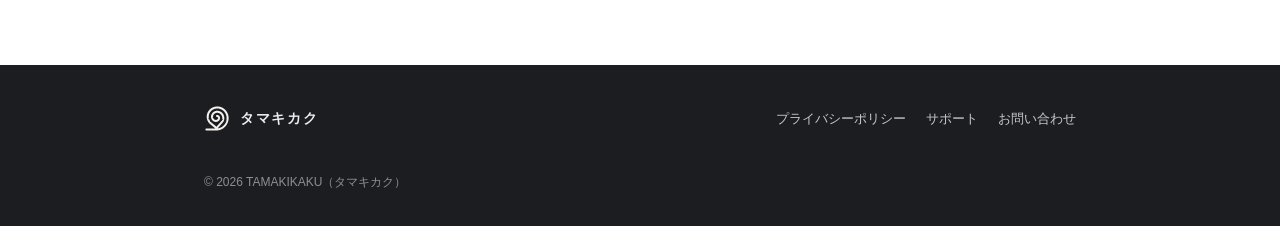
<file: tamakikaku-site/privacy.html>
<!DOCTYPE html>
<html lang="ja">
<head>
<meta charset="utf-8">
<meta name="viewport" content="width=device-width, initial-scale=1">
<title>プライバシーポリシー | タマキカク</title>
<meta name="description" content="タマキカクのアプリにおける個人情報の取り扱いについて。">
<link rel="icon" type="image/svg+xml" href="assets/tamakikaku-mark.svg">
<link rel="stylesheet" href="style.css">
</head>
<body>
<header class="site-header">
  <a class="brand" href="index.html"><img class="brand-mark" src="assets/tamakikaku-mark.svg" alt="">タマキカク</a>
  <nav>
    <a href="index.html#apps">アプリ</a>
    <a href="privacy.html">プライバシーポリシー</a>
    <a href="support.html">サポート</a>
  </nav>
</header>
<main>
  <article class="doc">
    <h1>プライバシーポリシー</h1>
    <p class="doc-meta">タマキカク（TAMAKIKAKU）／ 制定日：2026年11月25日 ／ <a href="privacy-en.html">English version</a></p>

    <h2>1. 基本方針</h2>
    <p>タマキカク（以下「当社」）の提供するアプリ（以下「本アプリ」）は、ユーザーの端末内で動作することを基本とし、当社のサーバーへ個人情報を送信・保存することはありません。本アプリの利用にアカウント登録は不要です。</p>

    <h2>2. 端末内に保存されるデータ</h2>
    <p>本アプリの進行状況、記録、設定などのデータは、ユーザーの端末内にのみ保存されます。これらのデータが当社に送信されることはありません。アプリを削除すると、端末内のデータも削除されます。</p>

    <h2>3. 広告について</h2>
    <p>一部のアプリでは、広告配信のために Google AdMob を利用しています。AdMob は、広告の配信および効果測定のために、広告識別子（IDFAなど）、端末情報、アプリの利用状況などを取得することがあります。取得される情報とその取り扱いについては、Google のポリシーをご確認ください。</p>
    <ul>
      <li><a href="https://policies.google.com/technologies/ads">Google の広告に関するポリシー</a></li>
      <li><a href="https://policies.google.com/privacy">Google プライバシーポリシー</a></li>
    </ul>
    <p>広告のパーソナライズは、端末の設定および iOS のトラッキング許可の状態に従います。有料の広告除去を購入したアプリでは、広告は表示されません。</p>

    <h2>4. アプリ内課金について</h2>
    <p>本アプリの購入および課金の処理は、すべて Apple が行います。当社がクレジットカード番号などのお支払い情報を取得することはありません。</p>

    <h2>5. お問い合わせの際に取得する情報</h2>
    <p>メールでお問い合わせをいただいた場合、返信のためにメールアドレスとお問い合わせ内容を利用します。それ以外の目的では利用しません。</p>

    <h2>6. 第三者への提供</h2>
    <p>当社は、法令に基づく場合を除き、ユーザーの情報を第三者に提供しません（第3項の広告配信事業者を除きます）。</p>

    <h2>7. 改定</h2>
    <p>本ポリシーを変更する場合は、本ページで告知します。</p>

    <h2>8. お問い合わせ先</h2>
    <p>タマキカク（TAMAKIKAKU）<br>メール：<a href="mailto:tamaplan55@gmail.com">tamaplan55@gmail.com</a></p>
  </article>
</main>
<footer class="site-footer">
  <div class="footer-inner">
    <span class="footer-brand"><img class="footer-mark" src="assets/tamakikaku-mark-white.svg" alt="">タマキカク</span>
    <nav>
      <a href="privacy.html">プライバシーポリシー</a>
      <a href="support.html">サポート</a>
      <a href="mailto:tamaplan55@gmail.com">お問い合わせ</a>
    </nav>
  </div>
  <p class="copyright">© 2026 TAMAKIKAKU（タマキカク）</p>
</footer>
</body>
</html>
</file>
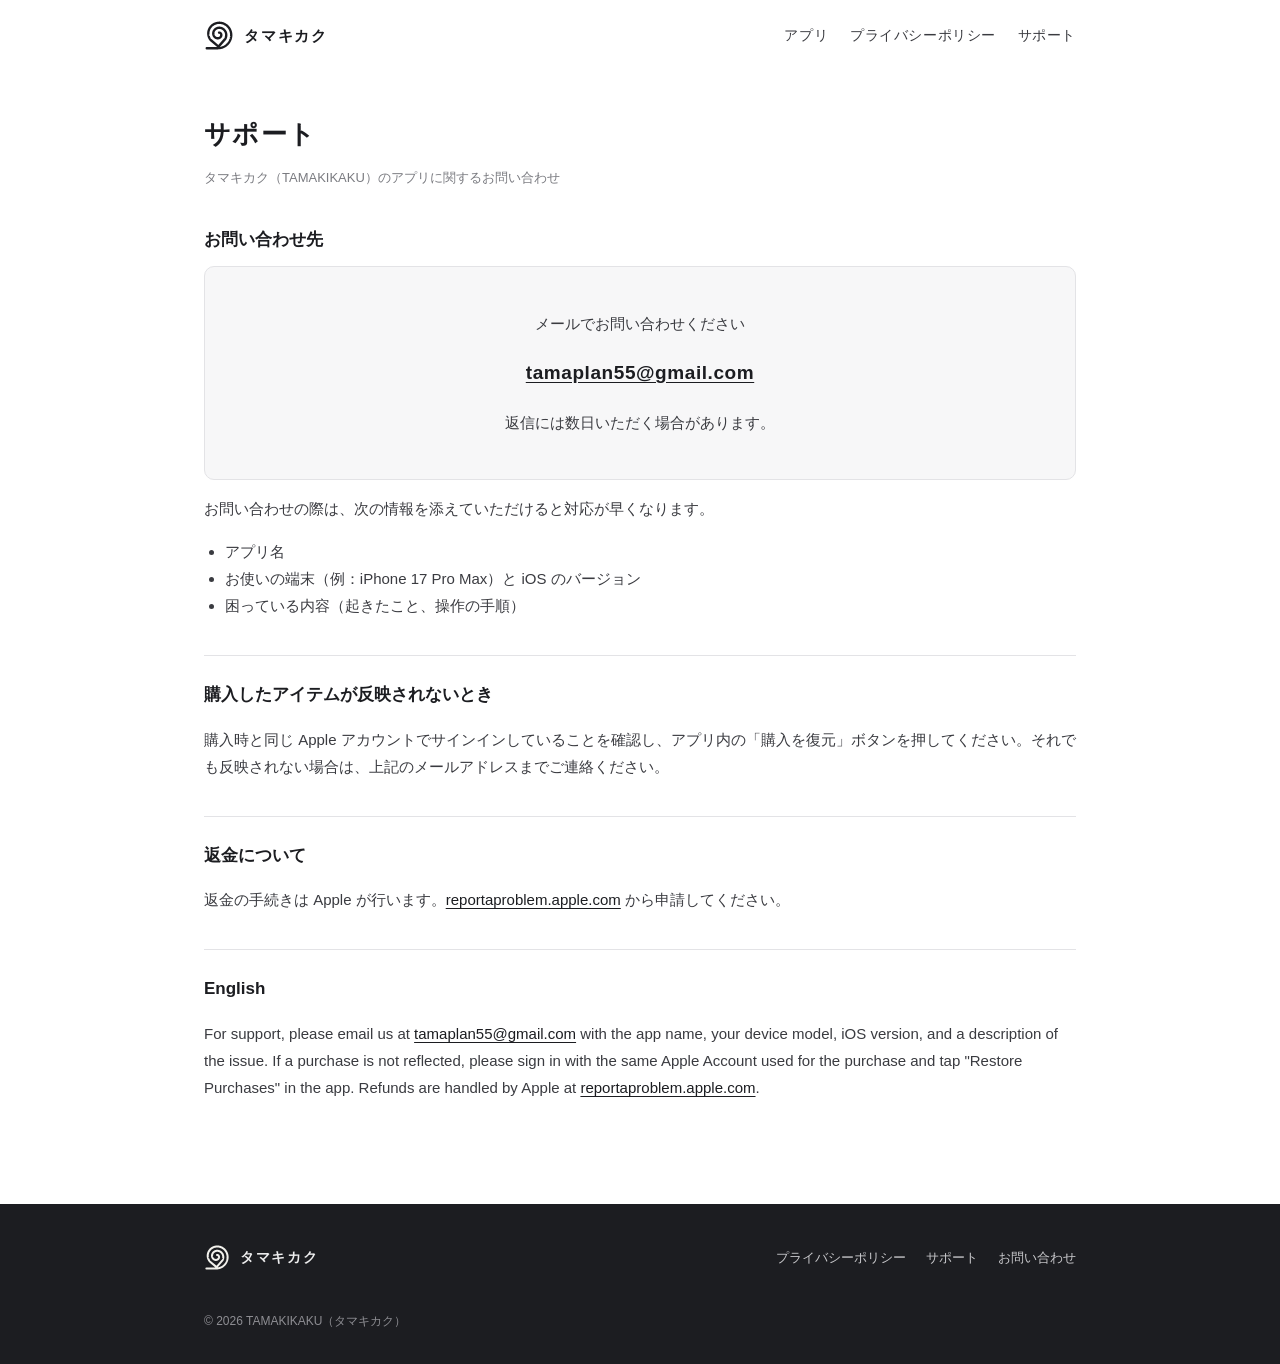
<file: tamakikaku-site/support.html>
<!DOCTYPE html>
<html lang="ja">
<head>
<meta charset="utf-8">
<meta name="viewport" content="width=device-width, initial-scale=1">
<title>サポート | タマキカク</title>
<meta name="description" content="タマキカクのアプリに関するお問い合わせとサポート。">
<link rel="icon" type="image/svg+xml" href="assets/tamakikaku-mark.svg">
<link rel="stylesheet" href="style.css">
</head>
<body>
<header class="site-header">
  <a class="brand" href="index.html"><img class="brand-mark" src="assets/tamakikaku-mark.svg" alt="">タマキカク</a>
  <nav>
    <a href="index.html#apps">アプリ</a>
    <a href="privacy.html">プライバシーポリシー</a>
    <a href="support.html">サポート</a>
  </nav>
</header>
<main>
  <article class="doc">
    <h1>サポート</h1>
    <p class="doc-meta">タマキカク（TAMAKIKAKU）のアプリに関するお問い合わせ</p>

    <h2>お問い合わせ先</h2>
    <div class="contact-card">
      <p>メールでお問い合わせください</p>
      <p class="mail"><a href="mailto:tamaplan55@gmail.com">tamaplan55@gmail.com</a></p>
      <p>返信には数日いただく場合があります。</p>
    </div>
    <p>お問い合わせの際は、次の情報を添えていただけると対応が早くなります。</p>
    <ul>
      <li>アプリ名</li>
      <li>お使いの端末（例：iPhone 17 Pro Max）と iOS のバージョン</li>
      <li>困っている内容（起きたこと、操作の手順）</li>
    </ul>

    <h2>購入したアイテムが反映されないとき</h2>
    <p>購入時と同じ Apple アカウントでサインインしていることを確認し、アプリ内の「購入を復元」ボタンを押してください。それでも反映されない場合は、上記のメールアドレスまでご連絡ください。</p>

    <h2>返金について</h2>
    <p>返金の手続きは Apple が行います。<a href="https://reportaproblem.apple.com">reportaproblem.apple.com</a> から申請してください。</p>

    <h2>English</h2>
    <p>For support, please email us at <a href="mailto:tamaplan55@gmail.com">tamaplan55@gmail.com</a> with the app name, your device model, iOS version, and a description of the issue. If a purchase is not reflected, please sign in with the same Apple Account used for the purchase and tap "Restore Purchases" in the app. Refunds are handled by Apple at <a href="https://reportaproblem.apple.com">reportaproblem.apple.com</a>.</p>
  </article>
</main>
<footer class="site-footer">
  <div class="footer-inner">
    <span class="footer-brand"><img class="footer-mark" src="assets/tamakikaku-mark-white.svg" alt="">タマキカク</span>
    <nav>
      <a href="privacy.html">プライバシーポリシー</a>
      <a href="support.html">サポート</a>
      <a href="mailto:tamaplan55@gmail.com">お問い合わせ</a>
    </nav>
  </div>
  <p class="copyright">© 2026 TAMAKIKAKU（タマキカク）</p>
</footer>
</body>
</html>
</file>
<file: style.css>
:root {
  --ink: #1C1D21;
  --ink-soft: #3A3B40;
  --muted: #7A7B80;
  --line: #E3E3E6;
  --bg: #FFFFFF;
  --bg-soft: #F7F7F8;
}

* { box-sizing: border-box; }

html { scroll-behavior: smooth; }

body {
  margin: 0;
  background: var(--bg);
  color: var(--ink);
  font-family: "Hiragino Kaku Gothic ProN", "Hiragino Sans", "Yu Gothic", YuGothic,
    -apple-system, BlinkMacSystemFont, "Segoe UI", sans-serif;
  line-height: 1.8;
  font-size: 16px;
  -webkit-font-smoothing: antialiased;
}

a { color: var(--ink); text-decoration: underline; text-underline-offset: 3px; }
a:hover { color: var(--muted); }

.site-header {
  max-width: 920px;
  margin: 0 auto;
  padding: 20px 24px;
  display: flex;
  align-items: center;
  justify-content: space-between;
  gap: 16px;
}

.brand {
  display: inline-flex;
  align-items: center;
  gap: 10px;
  text-decoration: none;
  font-weight: 700;
  letter-spacing: 0.12em;
  font-size: 15px;
}

.brand-mark { width: 30px; height: 31px; display: block; }

.site-header nav { display: flex; gap: 22px; flex-wrap: wrap; }
.site-header nav a {
  text-decoration: none;
  font-size: 14px;
  color: var(--ink-soft);
  letter-spacing: 0.04em;
}
.site-header nav a:hover { color: var(--ink); }

main { max-width: 920px; margin: 0 auto; padding: 0 24px; }

.hero {
  text-align: center;
  padding: 72px 16px 64px;
  border-bottom: 1px solid var(--line);
}

.hero-logo { width: 210px; max-width: 60vw; height: auto; }

.hero-tagline {
  margin: 40px 0 0;
  font-size: 22px;
  font-weight: 700;
  letter-spacing: 0.06em;
}

.hero-text {
  margin: 18px auto 0;
  max-width: 560px;
  color: var(--ink-soft);
  font-size: 15px;
}

.section { padding: 52px 0; border-bottom: 1px solid var(--line); }
.section:last-child { border-bottom: none; }

.section h2 {
  font-size: 13px;
  letter-spacing: 0.28em;
  color: var(--muted);
  margin: 0 0 24px;
  font-weight: 700;
}

.app-card {
  border: 1px solid var(--line);
  border-radius: 10px;
  padding: 28px;
  background: var(--bg-soft);
}

.app-card p { margin: 0; color: var(--ink-soft); font-size: 15px; }

.app-status {
  display: inline-block;
  font-size: 12px;
  letter-spacing: 0.18em;
  font-weight: 700;
  color: var(--ink);
  border: 1px solid var(--ink);
  border-radius: 999px;
  padding: 2px 12px;
  margin: 0 0 14px !important;
}

.promises { list-style: none; margin: 0; padding: 0; display: grid; gap: 18px; }
.promises li { color: var(--ink-soft); font-size: 15px; }
.promises strong { color: var(--ink); }

.doc { padding: 40px 0 64px; }
.doc h1 { font-size: 26px; letter-spacing: 0.05em; margin: 0 0 8px; }
.doc .doc-meta { color: var(--muted); font-size: 13px; margin: 0 0 32px; }
.doc h2 {
  font-size: 17px;
  margin: 36px 0 10px;
  padding-top: 24px;
  border-top: 1px solid var(--line);
}
.doc h2:first-of-type { border-top: none; padding-top: 0; }
.doc p, .doc li { color: var(--ink-soft); font-size: 15px; }
.doc ul { padding-left: 1.3em; }

.contact-card {
  border: 1px solid var(--line);
  border-radius: 10px;
  padding: 28px;
  background: var(--bg-soft);
  text-align: center;
}
.contact-card .mail {
  font-size: 19px;
  font-weight: 700;
  letter-spacing: 0.03em;
}

.site-footer {
  margin-top: 24px;
  background: var(--ink);
  color: #EDEDEE;
}
.footer-inner {
  max-width: 920px;
  margin: 0 auto;
  padding: 40px 24px;
  display: flex;
  align-items: center;
  justify-content: space-between;
  gap: 20px;
  flex-wrap: wrap;
}
.footer-brand { display: inline-flex; align-items: center; gap: 10px; letter-spacing: 0.12em; font-size: 14px; font-weight: 700; }
.footer-mark { width: 26px; height: 27px; display: block; }
.site-footer nav { display: flex; gap: 20px; flex-wrap: wrap; }
.site-footer nav a { color: #C9C9CC; text-decoration: none; font-size: 13px; }
.site-footer nav a:hover { color: #FFFFFF; }
.copyright {
  max-width: 920px;
  margin: 0 auto;
  padding: 0 24px 32px;
  color: #8E8E93;
  font-size: 12px;
}

@media (max-width: 640px) {
  .hero { padding: 48px 8px 44px; }
  .hero-tagline { font-size: 19px; }
  .site-header { flex-direction: column; align-items: flex-start; }
}
</file>
<file: tamakikaku-site/style.css>
:root {
  --ink: #1C1D21;
  --ink-soft: #3A3B40;
  --muted: #7A7B80;
  --line: #E3E3E6;
  --bg: #FFFFFF;
  --bg-soft: #F7F7F8;
}

* { box-sizing: border-box; }

html { scroll-behavior: smooth; }

body {
  margin: 0;
  background: var(--bg);
  color: var(--ink);
  font-family: "Hiragino Kaku Gothic ProN", "Hiragino Sans", "Yu Gothic", YuGothic,
    -apple-system, BlinkMacSystemFont, "Segoe UI", sans-serif;
  line-height: 1.8;
  font-size: 16px;
  -webkit-font-smoothing: antialiased;
}

a { color: var(--ink); text-decoration: underline; text-underline-offset: 3px; }
a:hover { color: var(--muted); }

.site-header {
  max-width: 920px;
  margin: 0 auto;
  padding: 20px 24px;
  display: flex;
  align-items: center;
  justify-content: space-between;
  gap: 16px;
}

.brand {
  display: inline-flex;
  align-items: center;
  gap: 10px;
  text-decoration: none;
  font-weight: 700;
  letter-spacing: 0.12em;
  font-size: 15px;
}

.brand-mark { width: 30px; height: 31px; display: block; }

.site-header nav { display: flex; gap: 22px; flex-wrap: wrap; }
.site-header nav a {
  text-decoration: none;
  font-size: 14px;
  color: var(--ink-soft);
  letter-spacing: 0.04em;
}
.site-header nav a:hover { color: var(--ink); }

main { max-width: 920px; margin: 0 auto; padding: 0 24px; }

.hero {
  text-align: center;
  padding: 72px 16px 64px;
  border-bottom: 1px solid var(--line);
}

.hero-logo { width: 210px; max-width: 60vw; height: auto; }

.hero-tagline {
  margin: 40px 0 0;
  font-size: 22px;
  font-weight: 700;
  letter-spacing: 0.06em;
}

.hero-text {
  margin: 18px auto 0;
  max-width: 560px;
  color: var(--ink-soft);
  font-size: 15px;
}

.section { padding: 52px 0; border-bottom: 1px solid var(--line); }
.section:last-child { border-bottom: none; }

.section h2 {
  font-size: 13px;
  letter-spacing: 0.28em;
  color: var(--muted);
  margin: 0 0 24px;
  font-weight: 700;
}

.app-card {
  border: 1px solid var(--line);
  border-radius: 10px;
  padding: 28px;
  background: var(--bg-soft);
}

.app-card p { margin: 0; color: var(--ink-soft); font-size: 15px; }

.app-status {
  display: inline-block;
  font-size: 12px;
  letter-spacing: 0.18em;
  font-weight: 700;
  color: var(--ink);
  border: 1px solid var(--ink);
  border-radius: 999px;
  padding: 2px 12px;
  margin: 0 0 14px !important;
}

.promises { list-style: none; margin: 0; padding: 0; display: grid; gap: 18px; }
.promises li { color: var(--ink-soft); font-size: 15px; }
.promises strong { color: var(--ink); }

.doc { padding: 40px 0 64px; }
.doc h1 { font-size: 26px; letter-spacing: 0.05em; margin: 0 0 8px; }
.doc .doc-meta { color: var(--muted); font-size: 13px; margin: 0 0 32px; }
.doc h2 {
  font-size: 17px;
  margin: 36px 0 10px;
  padding-top: 24px;
  border-top: 1px solid var(--line);
}
.doc h2:first-of-type { border-top: none; padding-top: 0; }
.doc p, .doc li { color: var(--ink-soft); font-size: 15px; }
.doc ul { padding-left: 1.3em; }

.contact-card {
  border: 1px solid var(--line);
  border-radius: 10px;
  padding: 28px;
  background: var(--bg-soft);
  text-align: center;
}
.contact-card .mail {
  font-size: 19px;
  font-weight: 700;
  letter-spacing: 0.03em;
}

.site-footer {
  margin-top: 24px;
  background: var(--ink);
  color: #EDEDEE;
}
.footer-inner {
  max-width: 920px;
  margin: 0 auto;
  padding: 40px 24px;
  display: flex;
  align-items: center;
  justify-content: space-between;
  gap: 20px;
  flex-wrap: wrap;
}
.footer-brand { display: inline-flex; align-items: center; gap: 10px; letter-spacing: 0.12em; font-size: 14px; font-weight: 700; }
.footer-mark { width: 26px; height: 27px; display: block; }
.site-footer nav { display: flex; gap: 20px; flex-wrap: wrap; }
.site-footer nav a { color: #C9C9CC; text-decoration: none; font-size: 13px; }
.site-footer nav a:hover { color: #FFFFFF; }
.copyright {
  max-width: 920px;
  margin: 0 auto;
  padding: 0 24px 32px;
  color: #8E8E93;
  font-size: 12px;
}

@media (max-width: 640px) {
  .hero { padding: 48px 8px 44px; }
  .hero-tagline { font-size: 19px; }
  .site-header { flex-direction: column; align-items: flex-start; }
}
</file>
